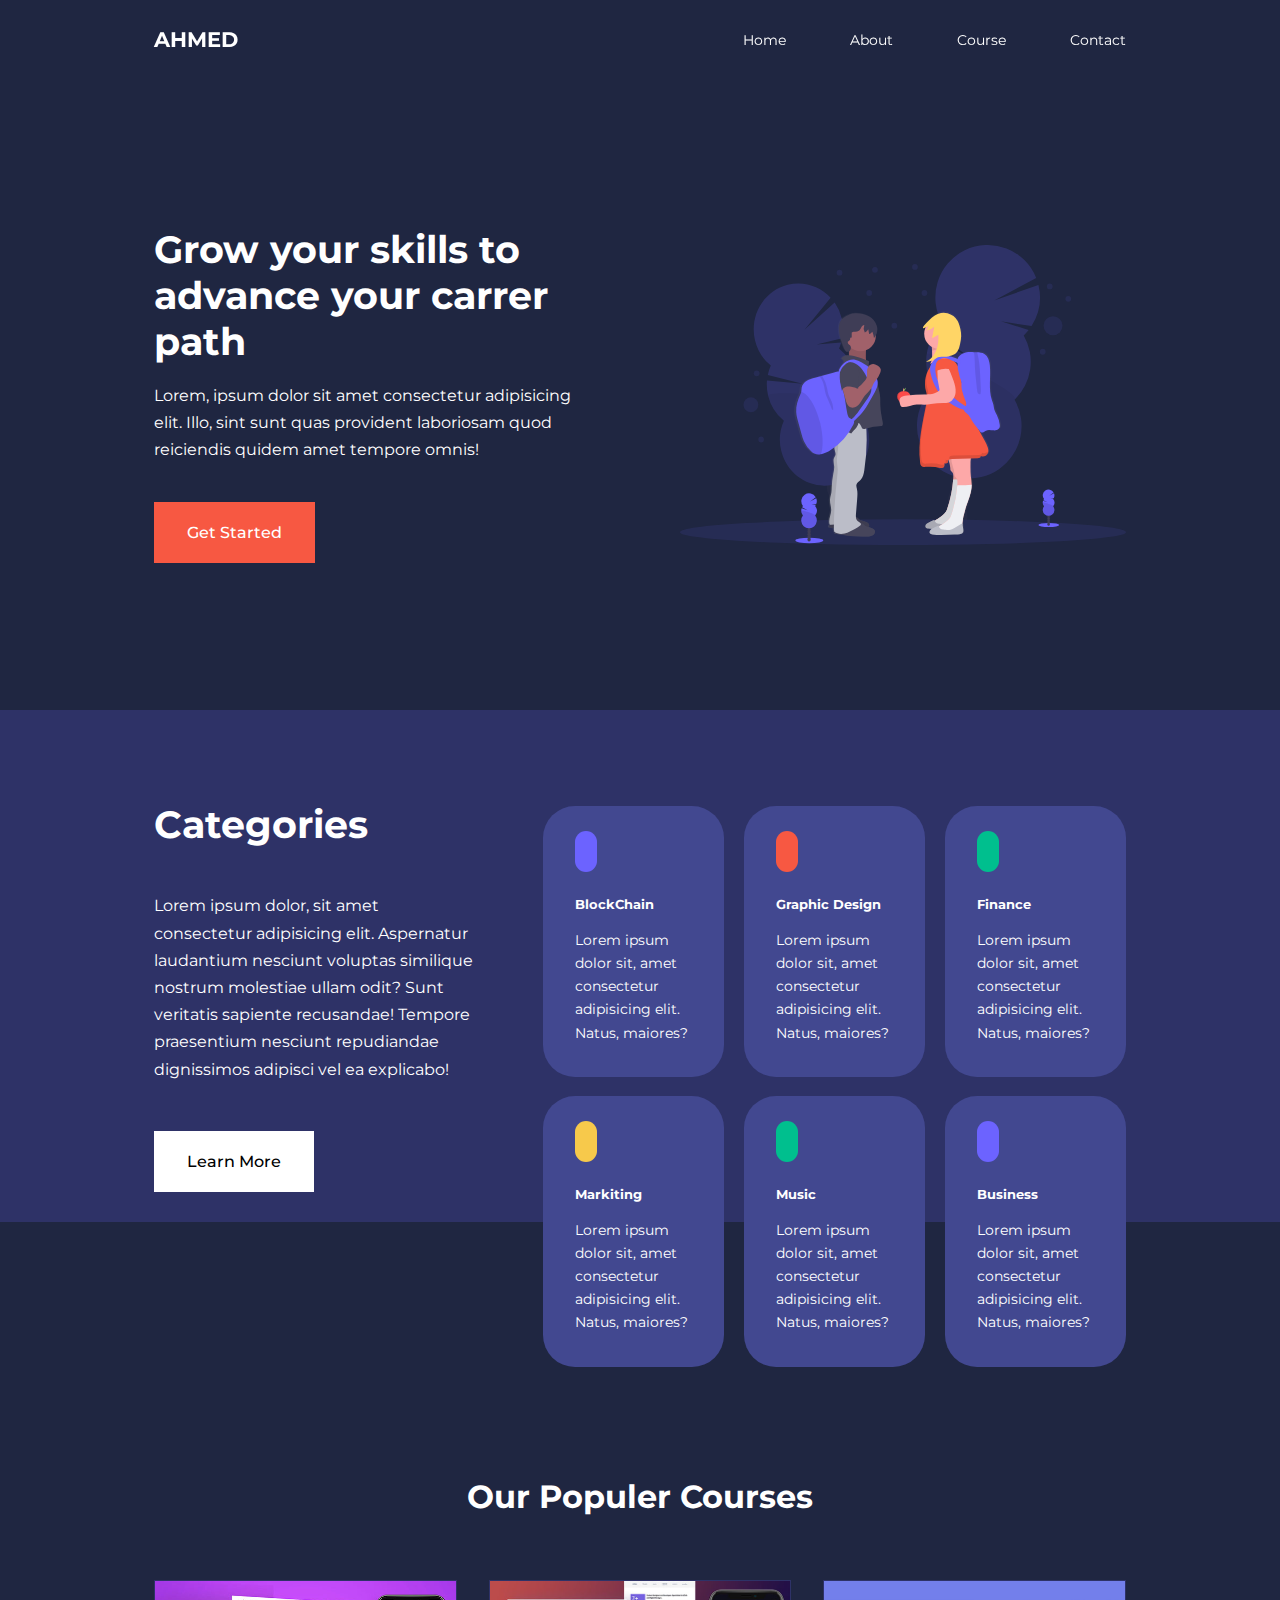
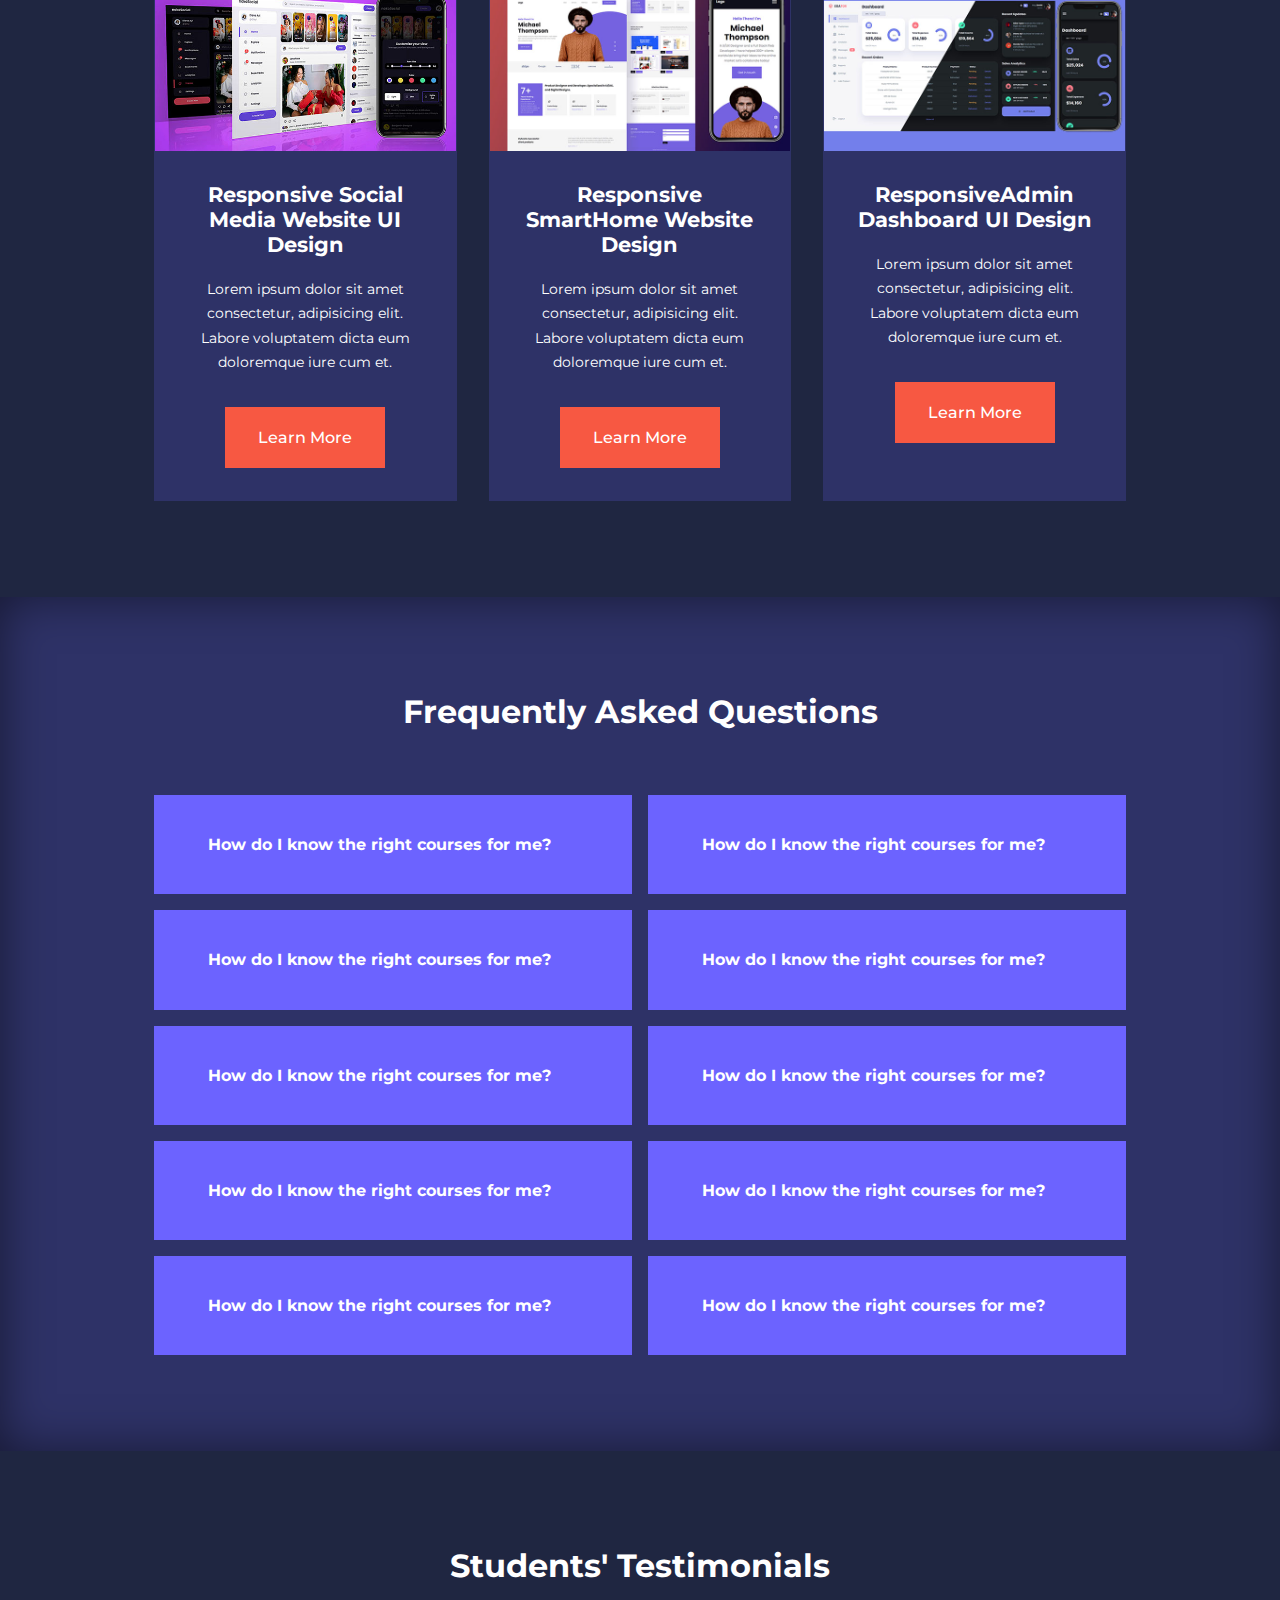
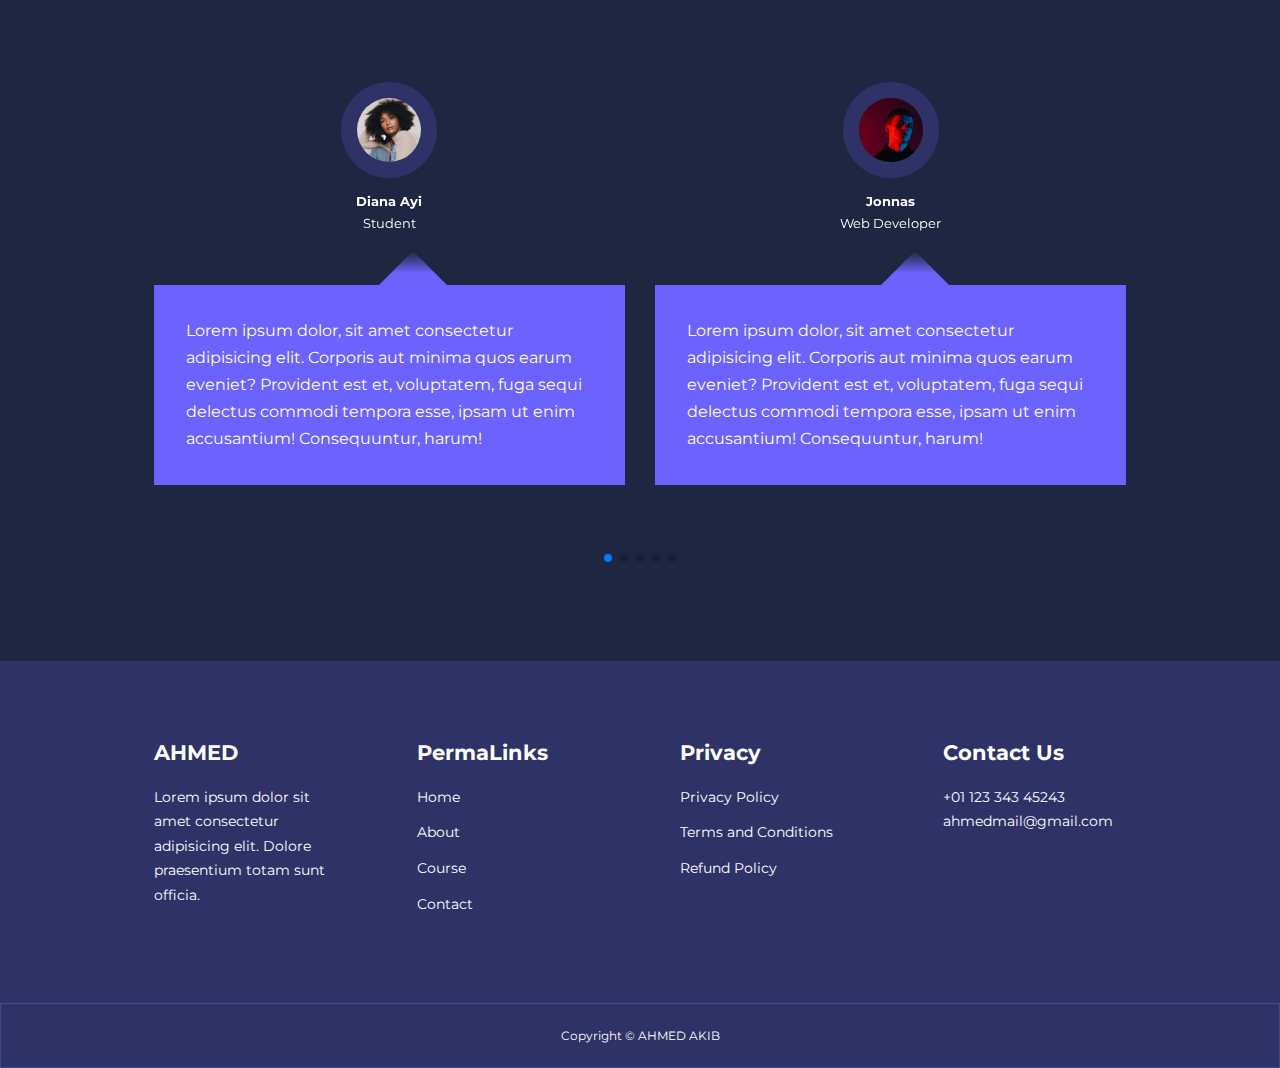
<file: index.html>
<!DOCTYPE html>
<html lang="en">

<head>
    <meta charset="UTF-8">
    <meta http-equiv="X-UA-Compatible" content="IE=edge">
    <meta name="viewport" content="width=device-width, initial-scale=1.0">
    <title>Responsive Multipage Website Using HTML, CSS & JavaScript</title>

    <!-- Iconscout CDN -->
    <link rel="stylesheet" href="https://unicons.iconscout.com/release/v4.0.0/css/line.css">


    <!-- Google Front (MONTSERRAT) -->
    <link rel="preconnect" href="https://fonts.googleapis.com">
    <link rel="preconnect" href="https://fonts.gstatic.com" crossorigin>
    <link href="https://fonts.googleapis.com/css2?family=Montserrat:wght@300;400;500;600;700;800;900&display=swap"
        rel="stylesheet">


    <!-- Swiper JS -->
    <link rel="stylesheet" href="https://cdn.jsdelivr.net/npm/swiper@8/swiper-bundle.min.css" />


    <link rel="stylesheet" href="CSS/style.css">
</head>

<body>
    <nav>
        <div class="container nav_container">
            <a href="index.html">
                <h4>AHMED</h4>
            </a>
            <ul class="nav_menu">
                <li><a href="index.html">Home</a></li>
                <li><a href="about.html">About</a></li>
                <li><a href="courses.html">Course</a></li>
                <li><a href="contact.html">Contact</a></li>
            </ul>
            <button id="open-menu-btn"><i class="uil uil-bars"></i></button>
            <button id="close-menu-btn"><i class="uil uil-multiply"></i></button>
        </div>
    </nav>
    <!-- ============================================================== END OF NAVBAR ============================================ -->





    <header>
        <div class="container header_container">
            <div class="header_left">
                <h1>Grow your skills to advance your carrer path</h1>
                <p>
                    Lorem, ipsum dolor sit amet consectetur adipisicing elit. Illo, sint sunt quas provident laboriosam
                    quod reiciendis quidem amet tempore omnis!
                </p>
                <a href="courses.html" class="btn btn-primary">Get Started</a>
            </div>

            <div class="header_right">
                <div class="header_right-image">
                    <img src="images/header.svg" alt="">
                </div>
            </div>
        </div>
    </header>
    <!-- ============================================================== END OF HEADER ============================================ -->





    <section class="categories">
        <div class="container categories_container">
            <div class="categories_left">
                <h1>Categories</h1>
                <p>
                    Lorem ipsum dolor, sit amet consectetur adipisicing elit. Aspernatur laudantium nesciunt voluptas
                    similique nostrum molestiae ullam odit? Sunt veritatis sapiente recusandae! Tempore praesentium
                    nesciunt repudiandae dignissimos adipisci vel ea explicabo!
                </p>
                <a href="#" class="btn">Learn More</a>
            </div>
            <div class=" categories_right">
                <article class="category">
                    <span class="category_icon"><i class="uil uil-bitcoin-circle"></i></span>
                    <h5>BlockChain</h5>
                    <p>Lorem ipsum dolor sit, amet consectetur adipisicing elit. Natus, maiores?</p>
                </article>

                <article class="category">
                    <span class="category_icon"><i class="uil uil-flip-h-alt"></i></span>
                    <h5>Graphic Design</h5>
                    <p>Lorem ipsum dolor sit, amet consectetur adipisicing elit. Natus, maiores?</p>
                </article>

                <article class="category">
                    <span class="category_icon"><i class="uil uil-dollar-alt"></i></span>
                    <h5>Finance</h5>
                    <p>Lorem ipsum dolor sit, amet consectetur adipisicing elit. Natus, maiores?</p>
                </article>

                <article class="category">
                    <span class="category_icon"><i class="uil uil-megaphone"></i></span>
                    <h5>Markiting</h5>
                    <p>Lorem ipsum dolor sit, amet consectetur adipisicing elit. Natus, maiores?</p>
                </article>

                <article class="category">
                    <span class="category_icon"><i class="uil uil-music"></i></span>
                    <h5>Music</h5>
                    <p>Lorem ipsum dolor sit, amet consectetur adipisicing elit. Natus, maiores?</p>
                </article>

                <article class="category">
                    <span class="category_icon"><i class="uil uil-comparison"></i></span>
                    <h5>Business</h5>
                    <p>Lorem ipsum dolor sit, amet consectetur adipisicing elit. Natus, maiores?</p>
                </article>
            </div>
        </div>

    </section>
    <!-- ============================================================== END OF CATEGORIES ============================================ -->








    <section class="courses">
        <h2>Our Populer Courses</h2>
        <div class="container courses_container">

            <article class="course">
                <div class="course_image">
                    <img src="images/course1.jpg" alt="">
                </div>
                <div class="course_Info">
                    <h4>Responsive Social Media Website UI Design</h4>
                    <p>Lorem ipsum dolor sit amet consectetur, adipisicing elit. Labore voluptatem dicta eum doloremque
                        iure
                        cum et.</p>
                    <a href="courses.html" class="btn btn-primary">Learn More</a>
                </div>
            </article>

            <article class="course">
                <div class="course_image">
                    <img src="images/course2.jpg" alt="">
                </div>
                <div class="course_Info">
                    <h4>Responsive SmartHome Website Design</h4>
                    <p>Lorem ipsum dolor sit amet consectetur, adipisicing elit. Labore voluptatem dicta eum doloremque
                        iure
                        cum et.</p>
                    <a href="courses.html" class="btn btn-primary">Learn More</a>
                </div>
            </article>

            <article class="course">
                <div class="course_image">
                    <img src="images/course3.jpg" alt="">
                </div>
                <div class="course_Info">
                    <h4>ResponsiveAdmin Dashboard UI Design</h4>
                    <p>Lorem ipsum dolor sit amet consectetur, adipisicing elit. Labore voluptatem dicta eum doloremque
                        iure
                        cum et.</p>
                    <a href="courses.html" class="btn btn-primary">Learn More</a>
                </div>
            </article>
        </div>
    </section>
    <!-- ============================================================== END OF  COURSES ============================================ -->







    <section class="faqs">
        <h2>Frequently Asked Questions</h2>
        <div class="container faqs_container">
            <article class="faq">
                <div class="faq_icon"><i class="uil uil-plus"></i></div>
                <div class="question_answer">
                    <h4>How do I know the right courses for me?</h4>
                    <p>Lorem ipsum dolor sit amet consectetur adipisicing elit. Accusantium debitis quia odit nam vero
                        natus ullam, hic aut voluptatem illo eum consequatur ex soluta eius neque recusandae! Est,
                        sapiente repellat?</p>
                </div>
            </article>

            <article class="faq">
                <div class="faq_icon"><i class="uil uil-plus"></i></div>
                <div class="question_answer">
                    <h4>How do I know the right courses for me?</h4>
                    <p>Lorem ipsum dolor sit amet consectetur adipisicing elit. Accusantium debitis quia odit nam vero
                        natus ullam, hic aut voluptatem illo eum consequatur ex soluta eius neque recusandae! Est,
                        sapiente repellat?</p>
                </div>
            </article>

            <article class="faq">
                <div class="faq_icon"><i class="uil uil-plus"></i></div>
                <div class="question_answer">
                    <h4>How do I know the right courses for me?</h4>
                    <p>Lorem ipsum dolor sit amet consectetur adipisicing elit. Accusantium debitis quia odit nam vero
                        natus ullam, hic aut voluptatem illo eum consequatur ex soluta eius neque recusandae! Est,
                        sapiente repellat?</p>
                </div>
            </article>

            <article class="faq">
                <div class="faq_icon"><i class="uil uil-plus"></i></div>
                <div class="question_answer">
                    <h4>How do I know the right courses for me?</h4>
                    <p>Lorem ipsum dolor sit amet consectetur adipisicing elit. Accusantium debitis quia odit nam vero
                        natus ullam, hic aut voluptatem illo eum consequatur ex soluta eius neque recusandae! Est,
                        sapiente repellat?</p>
                </div>
            </article>

            <article class="faq">
                <div class="faq_icon"><i class="uil uil-plus"></i></div>
                <div class="question_answer">
                    <h4>How do I know the right courses for me?</h4>
                    <p>Lorem ipsum dolor sit amet consectetur adipisicing elit. Accusantium debitis quia odit nam vero
                        natus ullam, hic aut voluptatem illo eum consequatur ex soluta eius neque recusandae! Est,
                        sapiente repellat?</p>
                </div>
            </article>

            <article class="faq">
                <div class="faq_icon"><i class="uil uil-plus"></i></div>
                <div class="question_answer">
                    <h4>How do I know the right courses for me?</h4>
                    <p>Lorem ipsum dolor sit amet consectetur adipisicing elit. Accusantium debitis quia odit nam vero
                        natus ullam, hic aut voluptatem illo eum consequatur ex soluta eius neque recusandae! Est,
                        sapiente repellat?</p>
                </div>
            </article>

            <article class="faq">
                <div class="faq_icon"><i class="uil uil-plus"></i></div>
                <div class="question_answer">
                    <h4>How do I know the right courses for me?</h4>
                    <p>Lorem ipsum dolor sit amet consectetur adipisicing elit. Accusantium debitis quia odit nam vero
                        natus ullam, hic aut voluptatem illo eum consequatur ex soluta eius neque recusandae! Est,
                        sapiente repellat?</p>
                </div>
            </article>


            <article class="faq">
                <div class="faq_icon"><i class="uil uil-plus"></i></div>
                <div class="question_answer">
                    <h4>How do I know the right courses for me?</h4>
                    <p>Lorem ipsum dolor sit amet consectetur adipisicing elit. Accusantium debitis quia odit nam vero
                        natus ullam, hic aut voluptatem illo eum consequatur ex soluta eius neque recusandae! Est,
                        sapiente repellat?</p>
                </div>
            </article>

            <article class="faq">
                <div class="faq_icon"><i class="uil uil-plus"></i></div>
                <div class="question_answer">
                    <h4>How do I know the right courses for me?</h4>
                    <p>Lorem ipsum dolor sit amet consectetur adipisicing elit. Accusantium debitis quia odit nam vero
                        natus ullam, hic aut voluptatem illo eum consequatur ex soluta eius neque recusandae! Est,
                        sapiente repellat?</p>
                </div>
            </article>

            <article class="faq">
                <div class="faq_icon"><i class="uil uil-plus"></i></div>
                <div class="question_answer">
                    <h4>How do I know the right courses for me?</h4>
                    <p>Lorem ipsum dolor sit amet consectetur adipisicing elit. Accusantium debitis quia odit nam vero
                        natus ullam, hic aut voluptatem illo eum consequatur ex soluta eius neque recusandae! Est,
                        sapiente repellat?</p>
                </div>
            </article>
        </div>
    </section>
    <!-- ============================================================== END OF  FAQs ============================================ -->







    <section class="container testimonials_Container mySwiper">
        <h2>Students' Testimonials</h2>
        <div class="swiper-wrapper">
            <article class="testimonial swiper-slide">
                <div class="avater">
                    <img src="images/avatar1.jpg" alt="">
                </div>
                <div class="testimonial_info">
                    <h5>Diana Ayi</h5>
                    <small>Student</small>
                </div>
                <div class="testimonial_body">
                    <p>Lorem ipsum dolor, sit amet consectetur adipisicing elit. Corporis aut minima quos earum eveniet?
                        Provident est et, voluptatem, fuga sequi delectus commodi tempora esse, ipsam ut enim
                        accusantium! Consequuntur, harum!</p>
                </div>
            </article>

            <article class="testimonial swiper-slide">
                <div class="avater">
                    <img src="images/avatar2.jpg" alt="">
                </div>
                <div class="testimonial_info">
                    <h5>Jonnas</h5>
                    <small>Web Developer</small>
                </div>
                <div class="testimonial_body">
                    <p>Lorem ipsum dolor, sit amet consectetur adipisicing elit. Corporis aut minima quos earum eveniet?
                        Provident est et, voluptatem, fuga sequi delectus commodi tempora esse, ipsam ut enim
                        accusantium! Consequuntur, harum!</p>
                </div>
            </article>

            <article class="testimonial swiper-slide">
                <div class="avater">
                    <img src="images/avatar3.jpg" alt="">
                </div>
                <div class="testimonial_info">
                    <h5>Hanna Baker</h5>
                    <small>App Developer</small>
                </div>
                <div class="testimonial_body">
                    <p>Lorem ipsum dolor, sit amet consectetur adipisicing elit. Corporis aut minima quos earum eveniet?
                        Provident est et, voluptatem, fuga sequi delectus commodi tempora esse, ipsam ut enim
                        accusantium! Consequuntur, harum!</p>
                </div>
            </article>

            <article class="testimonial swiper-slide">
                <div class="avater">
                    <img src="images/avatar4.jpg" alt="">
                </div>
                <div class="testimonial_info">
                    <h5>Joe Barder</h5>
                    <small>Serial Killer</small>
                </div>
                <div class="testimonial_body">
                    <p>Lorem ipsum dolor, sit amet consectetur adipisicing elit. Corporis aut minima quos earum eveniet?
                        Provident est et, voluptatem, fuga sequi delectus commodi tempora esse, ipsam ut enim
                        accusantium! Consequuntur, harum!</p>
                </div>
            </article>

            <article class="testimonial swiper-slide">
                <div class="avater">
                    <img src="images/avatar5.jpg" alt="">
                </div>
                <div class="testimonial_info">
                    <h5>Walter White</h5>
                    <small>Chemist</small>
                </div>
                <div class="testimonial_body">
                    <p>Lorem ipsum dolor, sit amet consectetur adipisicing elit. Corporis aut minima quos earum eveniet?
                        Provident est et, voluptatem, fuga sequi delectus commodi tempora esse, ipsam ut enim
                        accusantium! Consequuntur, harum!</p>
                </div>
            </article>

            <article class="testimonial swiper-slide">
                <div class="avater">
                    <img src="images/avatar6.jpg" alt="">
                </div>
                <div class="testimonial_info">
                    <h5>Jonas</h5>
                    <small>Student</small>
                </div>
                <div class="testimonial_body">
                    <p>Lorem ipsum dolor, sit amet consectetur adipisicing elit. Corporis aut minima quos earum eveniet?
                        Provident est et, voluptatem, fuga sequi delectus commodi tempora esse, ipsam ut enim
                        accusantium! Consequuntur, harum!</p>
                </div>
            </article>
        </div>
        <div class="swiper-pagination"></div>
    </section>
    <!-- ============================================================== END OF  Testimonials ============================================ -->



    <footer>
        <div class="container footer_container">
            <div class="footer_1">
                <a href="index.html" class=" footer_logo">
                    <h4>AHMED</h4>
                </a>
                <p>
                    Lorem ipsum dolor sit amet consectetur adipisicing elit. Dolore praesentium totam sunt officia.
                </p>
            </div>

            <div class="footer_2">
                <h4>PermaLinks</h4>

                <ul class="permalinks">
                    <li><a href="index.html">Home</a></li>
                    <li><a href="about.html">About</a></li>
                    <li><a href="courses.html">Course</a></li>
                    <li><a href="contact.html">Contact</a></li>
                </ul>
            </div>

            <div class="footer_3">
                <h4>Privacy</h4>
                <ul class="privacy">
                    <li><a href="#">Privacy Policy</a></li>
                    <li><a href="#">Terms and Conditions</a></li>
                    <li><a href="#">Refund Policy</a></li>
                </ul>
            </div>

            <div class="footer_4">
                <h4>Contact Us</h4>
                <div>
                    <p>+01 123 343 45243</p>
                    <p>ahmedmail@gmail.com</p>
                </div>

                <ul class="footer_socials">
                    <li><a href="#"><i class="uil uil-facebook"></i></a></li>
                    <li><a href="#"><i class="uil uil-instagram-alt"></i></a></li>
                    <li><a href="#"><i class="uil uil-twitter"></i></a></li>
                    <li><a href="#"><i class="uil uil-linkedin-alt"></i></a></li>
                </ul>
            </div>
        </div>

        <div class="footer_copyright">
            <small>Copyright &copy; AHMED AKIB</small>
        </div>
    </footer>
    <!-- ============================================================== END OF  FOOTER ============================================ -->



    <script src="https://cdn.jsdelivr.net/npm/swiper@8/swiper-bundle.min.js"></script>
    <script src="main.js"></script>

</body>

</html>
</file>
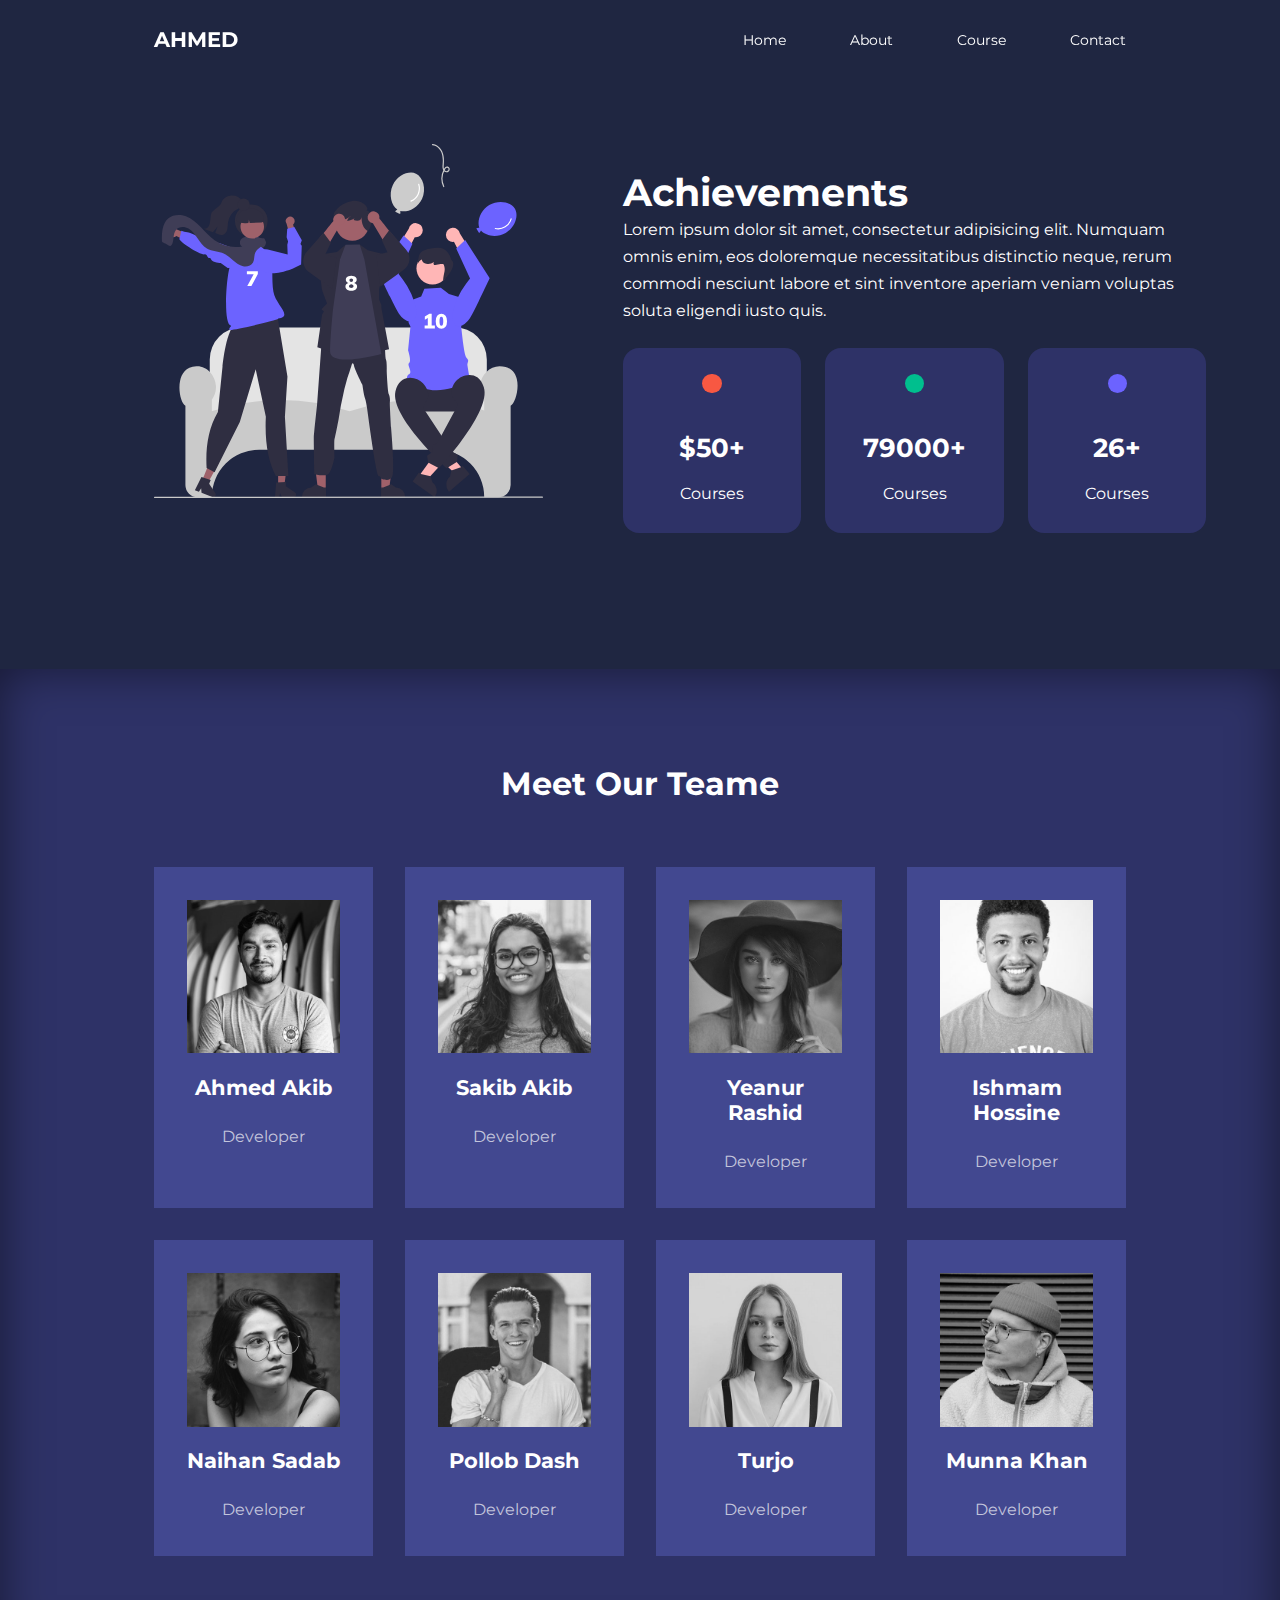
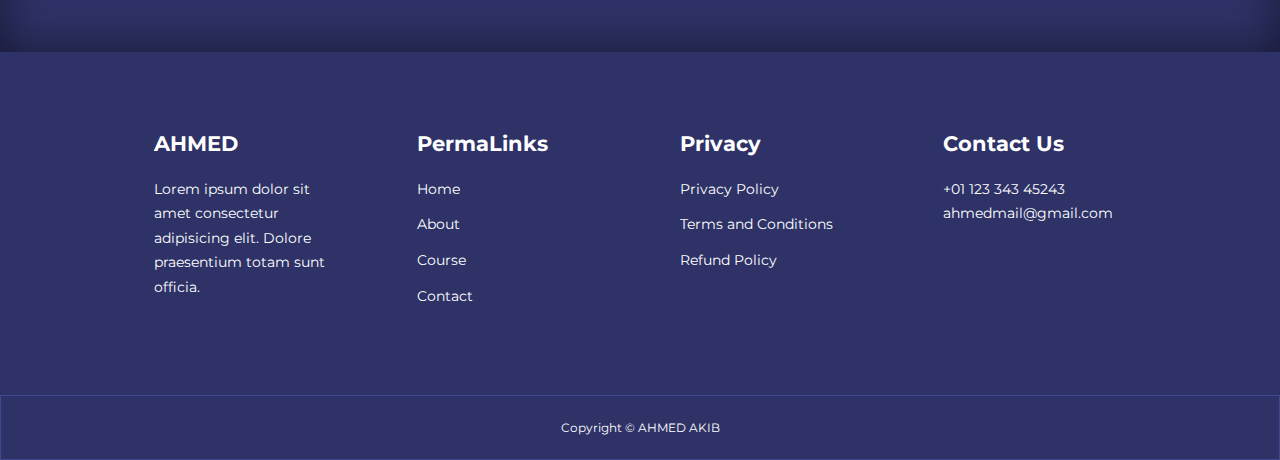
<file: about.html>
<!DOCTYPE html>
<html lang="en">

<head>
    <meta charset="UTF-8">
    <meta http-equiv="X-UA-Compatible" content="IE=edge">
    <meta name="viewport" content="width=device-width, initial-scale=1.0">
    <title>Responsive Multipage Website Using HTML, CSS & JavaScript</title>

    <!-- Iconscout CDN -->
    <link rel="stylesheet" href="https://unicons.iconscout.com/release/v4.0.0/css/line.css">


    <!-- Google Front (MONTSERRAT) -->
    <link rel="preconnect" href="https://fonts.googleapis.com">
    <link rel="preconnect" href="https://fonts.gstatic.com" crossorigin>
    <link href="https://fonts.googleapis.com/css2?family=Montserrat:wght@300;400;500;600;700;800;900&display=swap"
        rel="stylesheet">


    <link rel="stylesheet" href="CSS/style.css">
    <link rel="stylesheet" href="CSS/about.css">
</head>

<body>
    <nav>
        <div class="container nav_container">
            <a href="index.html">
                <h4>AHMED</h4>
            </a>
            <ul class="nav_menu">
                <li><a href="index.html">Home</a></li>
                <li><a href="about.html">About</a></li>
                <li><a href="courses.html">Course</a></li>
                <li><a href="contact.html">Contact</a></li>
            </ul>
            <button id="open-menu-btn"><i class="uil uil-bars"></i></button>
            <button id="close-menu-btn"><i class="uil uil-multiply"></i></button>
        </div>
    </nav>
    <!-- ============================================================== END OF NAVBAR ============================================ -->




    <section class="about_achievements">
        <div class="container about_achievements-container">
            <div class="about_achievements-left">
                <img src="images/about achievements.svg" alt="">
            </div>

            <div class="about_achievements-right">
                <h1>Achievements</h1>
                <p>Lorem ipsum dolor sit amet, consectetur adipisicing elit. Numquam omnis enim, eos doloremque
                    necessitatibus distinctio neque, rerum commodi nesciunt labore et sint inventore aperiam veniam
                    voluptas soluta eligendi iusto quis.</p>
                <div class="achievements_cards">
                    <article class="achievement_card">
                        <span class="achievement_icon">
                            <i class="uil uil-video"></i>
                        </span>
                        <h3>$50+</h3>
                        <p>Courses</p>
                    </article>


                    <article class="achievement_card">
                        <span class="achievement_icon">
                            <i class="uil uil-users-alt"></i>
                        </span>
                        <h3>79000+</h3>
                        <p>Courses</p>
                    </article>

                    <article class="achievement_card">
                        <span class="achievement_icon">
                            <i class="uil uil-trophy"></i>
                        </span>
                        <h3>26+</h3>
                        <p>Courses</p>
                    </article>
                </div>
            </div>
        </div>
    </section>
    <!-- ============================================================== END OF ACHIVEMENTS ============================================ -->



    <section class="team">
        <h2>Meet Our Teame</h2>
        <div class="container team_container">
            <article class="team_member">
                <div class="team_member-image">
                    <img src="images/tm1.jpg" alt="">
                </div>
                <div class="team_member-info">
                    <h4>Ahmed Akib</h4>
                    <p>Developer</p>
                </div>
                <div class="team_member-socials">
                    <a href="https://instagram.com" target="_"><i class=" uil uil-instagram"></i></a>
                    <a href="https://twitter.com" target="_"><i class=" uil uil-twitter"></i></a>
                    <a href="https://linkedin.com" target="_"><i class=" uil uil-linkedin"></i></a>
                </div>
            </article>

            <article class="team_member">
                <div class="team_member-image">
                    <img src="images/tm2.jpg" alt="">
                </div>
                <div class="team_member-info">
                    <h4>Sakib Akib</h4>
                    <p>Developer</p>
                </div>
                <div class="team_member-socials">
                    <a href="https://instagram.com" target="_"><i class=" uil uil-instagram"></i></a>
                    <a href="https://twitter.com" target="_"><i class=" uil uil-twitter"></i></a>
                    <a href="https://linkedin.com" target="_"><i class=" uil uil-linkedin"></i></a>
                </div>
            </article>

            <article class="team_member">
                <div class="team_member-image">
                    <img src="images/tm3.jpg" alt="">
                </div>
                <div class="team_member-info">
                    <h4>Yeanur Rashid</h4>
                    <p>Developer</p>
                </div>
                <div class="team_member-socials">
                    <a href="https://instagram.com" target="_"><i class=" uil uil-instagram"></i></a>
                    <a href="https://twitter.com" target="_"><i class=" uil uil-twitter"></i></a>
                    <a href="https://linkedin.com" target="_"><i class=" uil uil-linkedin"></i></a>
                </div>
            </article>

            <article class="team_member">
                <div class="team_member-image">
                    <img src="images/tm4.jpg" alt="">
                </div>
                <div class="team_member-info">
                    <h4>Ishmam Hossine</h4>
                    <p>Developer</p>
                </div>
                <div class="team_member-socials">
                    <a href="https://instagram.com" target="_"><i class=" uil uil-instagram"></i></a>
                    <a href="https://twitter.com" target="_"><i class=" uil uil-twitter"></i></a>
                    <a href="https://linkedin.com" target="_"><i class=" uil uil-linkedin"></i></a>
                </div>
            </article>

            <article class="team_member">
                <div class="team_member-image">
                    <img src="images/tm5.jpg" alt="">
                </div>
                <div class="team_member-info">
                    <h4>Naihan Sadab</h4>
                    <p>Developer</p>
                </div>
                <div class="team_member-socials">
                    <a href="https://instagram.com" target="_"><i class=" uil uil-instagram"></i></a>
                    <a href="https://twitter.com" target="_"><i class=" uil uil-twitter"></i></a>
                    <a href="https://linkedin.com" target="_"><i class=" uil uil-linkedin"></i></a>
                </div>
            </article>

            <article class="team_member">
                <div class="team_member-image">
                    <img src="images/tm6.jpg" alt="">
                </div>
                <div class="team_member-info">
                    <h4>Pollob Dash</h4>
                    <p>Developer</p>
                </div>
                <div class="team_member-socials">
                    <a href="https://instagram.com" target="_"><i class=" uil uil-instagram"></i></a>
                    <a href="https://twitter.com" target="_"><i class=" uil uil-twitter"></i></a>
                    <a href="https://linkedin.com" target="_"><i class=" uil uil-linkedin"></i></a>
                </div>
            </article>

            <article class="team_member">
                <div class="team_member-image">
                    <img src="images/tm7.jpg" alt="">
                </div>
                <div class="team_member-info">
                    <h4>Turjo</h4>
                    <p>Developer</p>
                </div>
                <div class="team_member-socials">
                    <a href="https://instagram.com" target="_"><i class=" uil uil-instagram"></i></a>
                    <a href="https://twitter.com" target="_"><i class=" uil uil-twitter"></i></a>
                    <a href="https://linkedin.com" target="_"><i class=" uil uil-linkedin"></i></a>
                </div>
            </article>

            <article class="team_member">
                <div class="team_member-image">
                    <img src="images/tm8.jpg" alt="">
                </div>
                <div class="team_member-info">
                    <h4>Munna Khan</h4>
                    <p>Developer</p>
                </div>
                <div class="team_member-socials">
                    <a href="https://instagram.com" target="_"><i class=" uil uil-instagram"></i></a>
                    <a href="https://twitter.com" target="_"><i class=" uil uil-twitter"></i></a>
                    <a href="https://linkedin.com" target="_"><i class=" uil uil-linkedin"></i></a>
                </div>
            </article>
        </div>
    </section>
    <!-- ============================================================== END OF  TEAM ============================================ -->
















    <footer>
        <div class="container footer_container">
            <div class="footer_1">
                <a href="index.html" class=" footer_logo">
                    <h4>AHMED</h4>
                </a>
                <p>
                    Lorem ipsum dolor sit amet consectetur adipisicing elit. Dolore praesentium totam sunt officia.
                </p>
            </div>

            <div class="footer_2">
                <h4>PermaLinks</h4>

                <ul class="permalinks">
                    <li><a href="index.html">Home</a></li>
                    <li><a href="about.html">About</a></li>
                    <li><a href="courses.html">Course</a></li>
                    <li><a href="contact.html">Contact</a></li>
                </ul>
            </div>

            <div class="footer_3">
                <h4>Privacy</h4>
                <ul class="privacy">
                    <li><a href="#">Privacy Policy</a></li>
                    <li><a href="#">Terms and Conditions</a></li>
                    <li><a href="#">Refund Policy</a></li>
                </ul>
            </div>

            <div class="footer_4">
                <h4>Contact Us</h4>
                <div>
                    <p>+01 123 343 45243</p>
                    <p>ahmedmail@gmail.com</p>
                </div>

                <ul class="footer_socials">
                    <li><a href="#"><i class="uil uil-facebook"></i></a></li>
                    <li><a href="#"><i class="uil uil-instagram-alt"></i></a></li>
                    <li><a href="#"><i class="uil uil-twitter"></i></a></li>
                    <li><a href="#"><i class="uil uil-linkedin-alt"></i></a></li>
                </ul>
            </div>
        </div>

        <div class="footer_copyright">
            <small>Copyright &copy; AHMED AKIB</small>
        </div>
    </footer>
    <!-- ============================================================== END OF  FOOTER ============================================ -->


    <script src="main.js"></script>

</body>

</html>
</file>
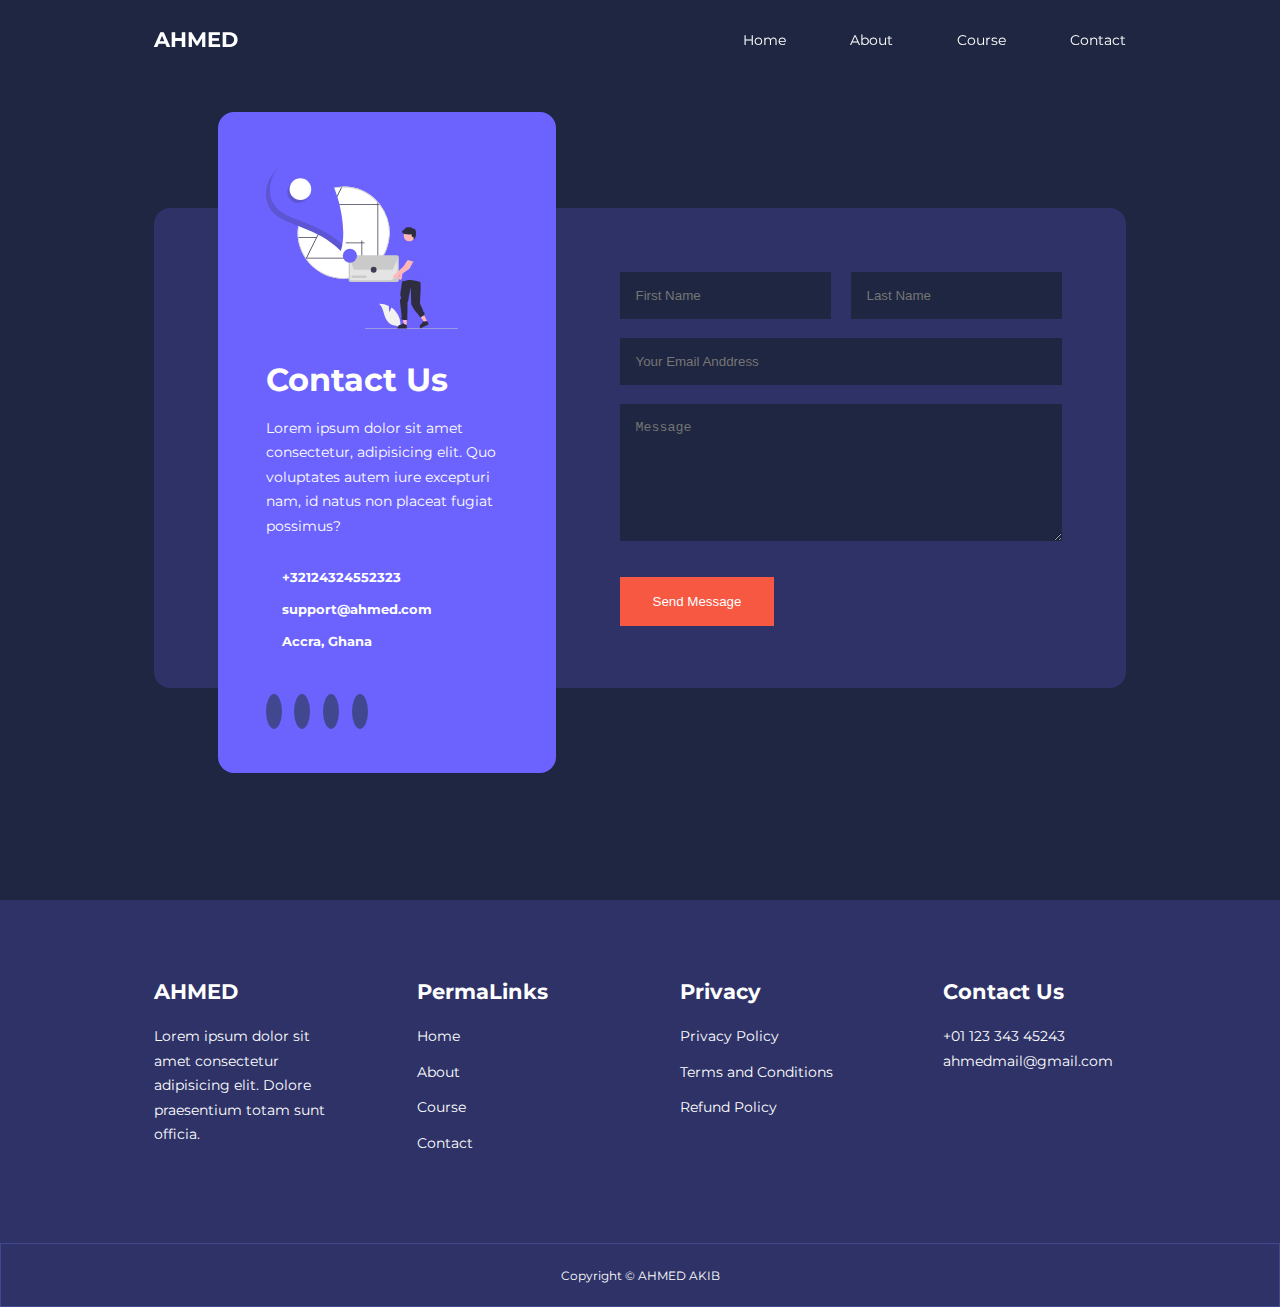
<file: contact.html>
<!DOCTYPE html>
<html lang="en">

<head>
    <meta charset="UTF-8">
    <meta http-equiv="X-UA-Compatible" content="IE=edge">
    <meta name="viewport" content="width=device-width, initial-scale=1.0">
    <title>Responsive Multipage Website Using HTML, CSS & JavaScript</title>

    <!-- Iconscout CDN -->
    <link rel="stylesheet" href="https://unicons.iconscout.com/release/v4.0.0/css/line.css">


    <!-- Google Front (MONTSERRAT) -->
    <link rel="preconnect" href="https://fonts.googleapis.com">
    <link rel="preconnect" href="https://fonts.gstatic.com" crossorigin>
    <link href="https://fonts.googleapis.com/css2?family=Montserrat:wght@300;400;500;600;700;800;900&display=swap"
        rel="stylesheet">


    <link rel="stylesheet" href="CSS/style.css">
    <link rel="stylesheet" href="CSS/contact.css">
</head>

<body>
    <nav>
        <div class="container nav_container">
            <a href="index.html">
                <h4>AHMED</h4>
            </a>
            <ul class="nav_menu">
                <li><a href="index.html">Home</a></li>
                <li><a href="about.html">About</a></li>
                <li><a href="courses.html">Course</a></li>
                <li><a href="contact.html">Contact</a></li>
            </ul>
            <button id="open-menu-btn"><i class="uil uil-bars"></i></button>
            <button id="close-menu-btn"><i class="uil uil-multiply"></i></button>
        </div>
    </nav>
    <!-- ============================================================== END OF NAVBAR ============================================ -->





    <section class="contact_main">
        <div class="container contact_container">
            <aside class="contact_aside">
                <div class="aside_image">
                    <img src="images/contact.svg" alt="">
                </div>
                <h2>Contact Us</h2>
                <p>Lorem ipsum dolor sit amet consectetur, adipisicing elit. Quo voluptates autem iure excepturi nam, id
                    natus non placeat fugiat possimus?</p>
                <ul class="contact_details">
                    <li><i class="uil uil-phone-times"></i>
                        <h5>+32124324552323</h5>
                    </li>
                    <li><i class="uil uil-envelope"></i>
                        <h5>support@ahmed.com</h5>
                    </li>
                    <li><i class="uil uil-location-point"></i>
                        <h5>Accra, Ghana</h5>
                    </li>
                </ul>

                <ul class="contact_socials">
                    <li><a href="https://facebook.com"><i class="uil uil-facebook-f"></i></a></li>
                    <li><a href="https://instagram.com"><i class="uil uil-instagram"></i></a></li>
                    <li><a href="https://twitter.com"><i class="uil uil-twitter"></i></a></li>
                    <li><a href="https://linkedin.com"><i class="uil uil-linkedin"></i></a></li>
                </ul>
            </aside>

            <form action="https://formspree.io/f/xjvdgdbg" method="POST" class="contact_form">
                <div class="form_name">
                    <input type="text" name="First Name" placeholder="First Name" required>
                    <input type="text" name="Last Name" placeholder="Last Name" required>
                </div>
                <input type="email" name="Email Address" placeholder="Your Email Anddress" required>
                <textarea name="Message" rows="7" placeholder="Message" required></textarea>
                <button type="submit" class="btn btn-primary">Send Message</button>
            </form>

        </div>
    </section>
    <!-- ============================================================== END OF CONTACT ============================================ -->




    <footer>
        <div class="container footer_container">
            <div class="footer_1">
                <a href="index.html" class=" footer_logo">
                    <h4>AHMED</h4>
                </a>
                <p>
                    Lorem ipsum dolor sit amet consectetur adipisicing elit. Dolore praesentium totam sunt officia.
                </p>
            </div>

            <div class="footer_2">
                <h4>PermaLinks</h4>

                <ul class="permalinks">
                    <li><a href="index.html">Home</a></li>
                    <li><a href="about.html">About</a></li>
                    <li><a href="courses.html">Course</a></li>
                    <li><a href="contact.html">Contact</a></li>
                </ul>
            </div>

            <div class="footer_3">
                <h4>Privacy</h4>
                <ul class="privacy">
                    <li><a href="#">Privacy Policy</a></li>
                    <li><a href="#">Terms and Conditions</a></li>
                    <li><a href="#">Refund Policy</a></li>
                </ul>
            </div>

            <div class="footer_4">
                <h4>Contact Us</h4>
                <div>
                    <p>+01 123 343 45243</p>
                    <p>ahmedmail@gmail.com</p>
                </div>

                <ul class="footer_socials">
                    <li><a href="#"><i class="uil uil-facebook"></i></a></li>
                    <li><a href="#"><i class="uil uil-instagram-alt"></i></a></li>
                    <li><a href="#"><i class="uil uil-twitter"></i></a></li>
                    <li><a href="#"><i class="uil uil-linkedin-alt"></i></a></li>
                </ul>
            </div>
        </div>

        <div class="footer_copyright">
            <small>Copyright &copy; AHMED AKIB</small>
        </div>
    </footer>
    <!-- ============================================================== END OF  FOOTER ============================================ -->


    <script src="main.js"></script>

</body>

</html>
</file>
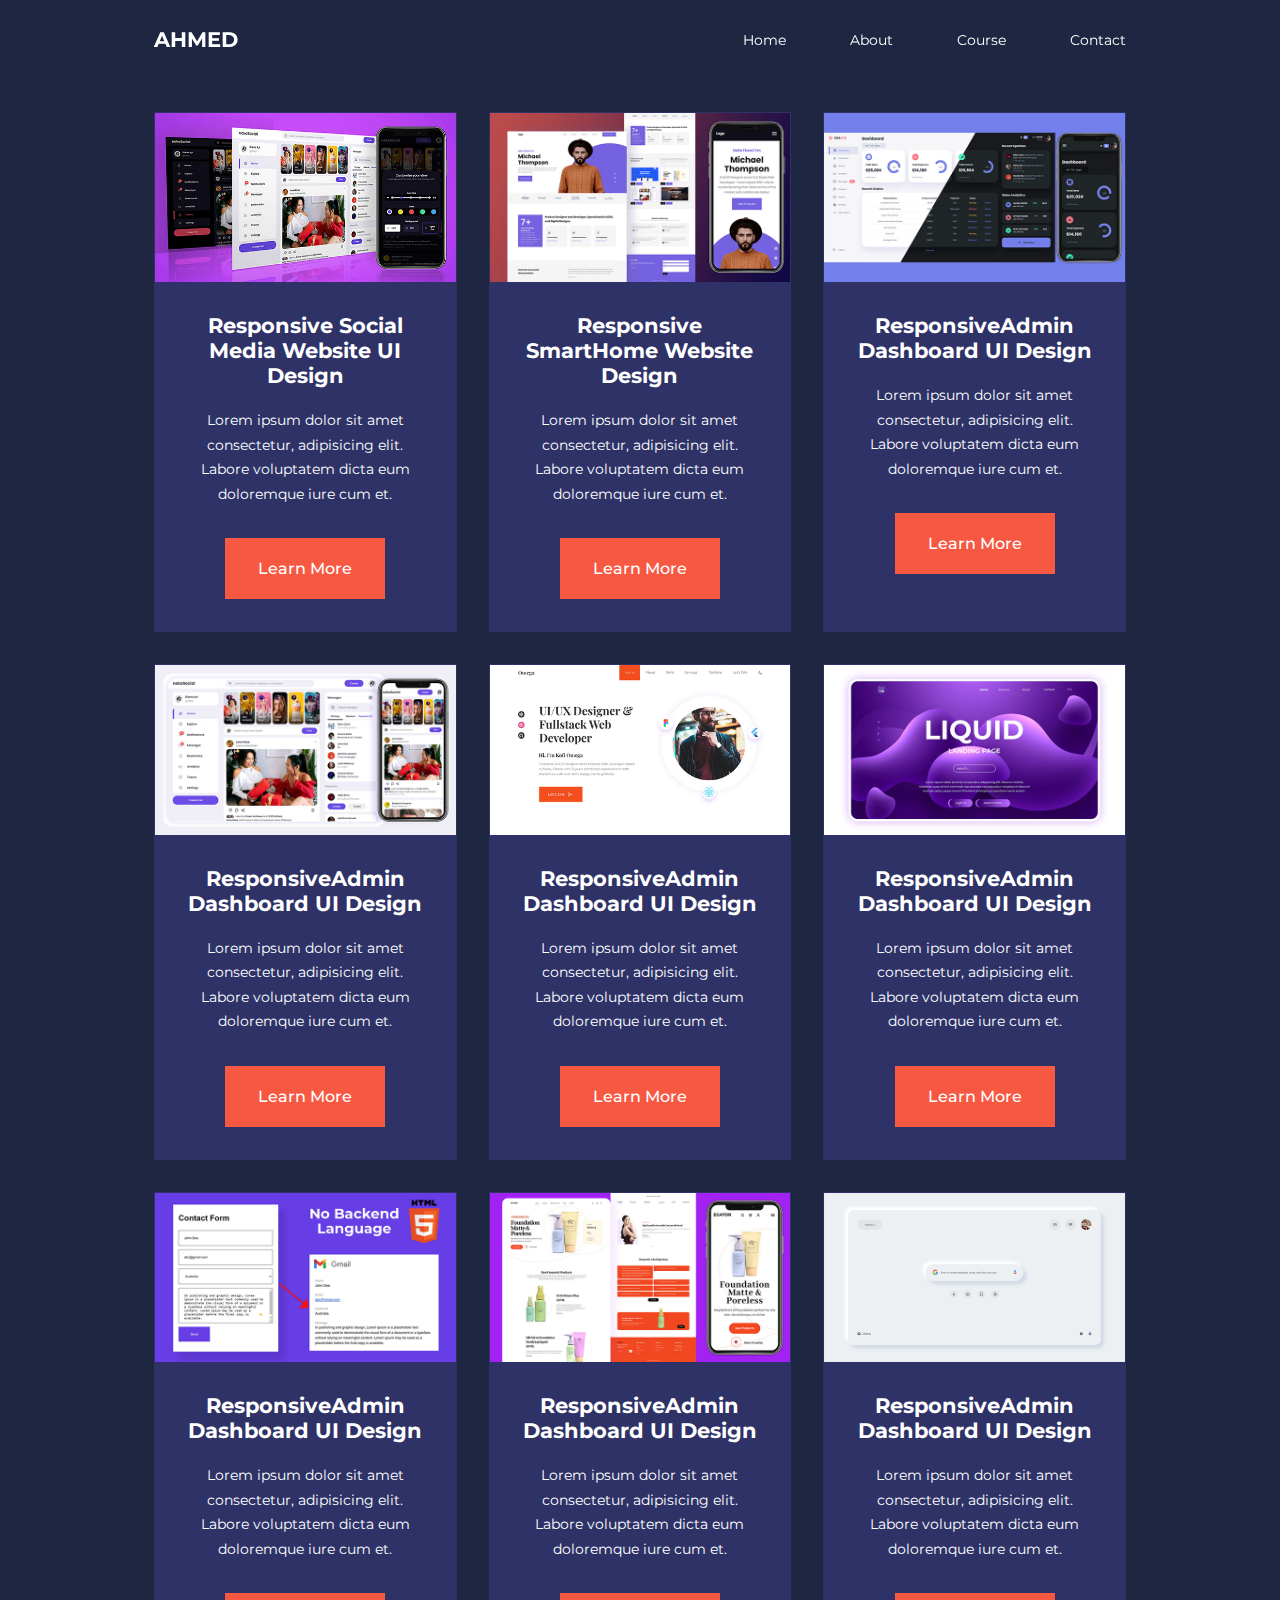
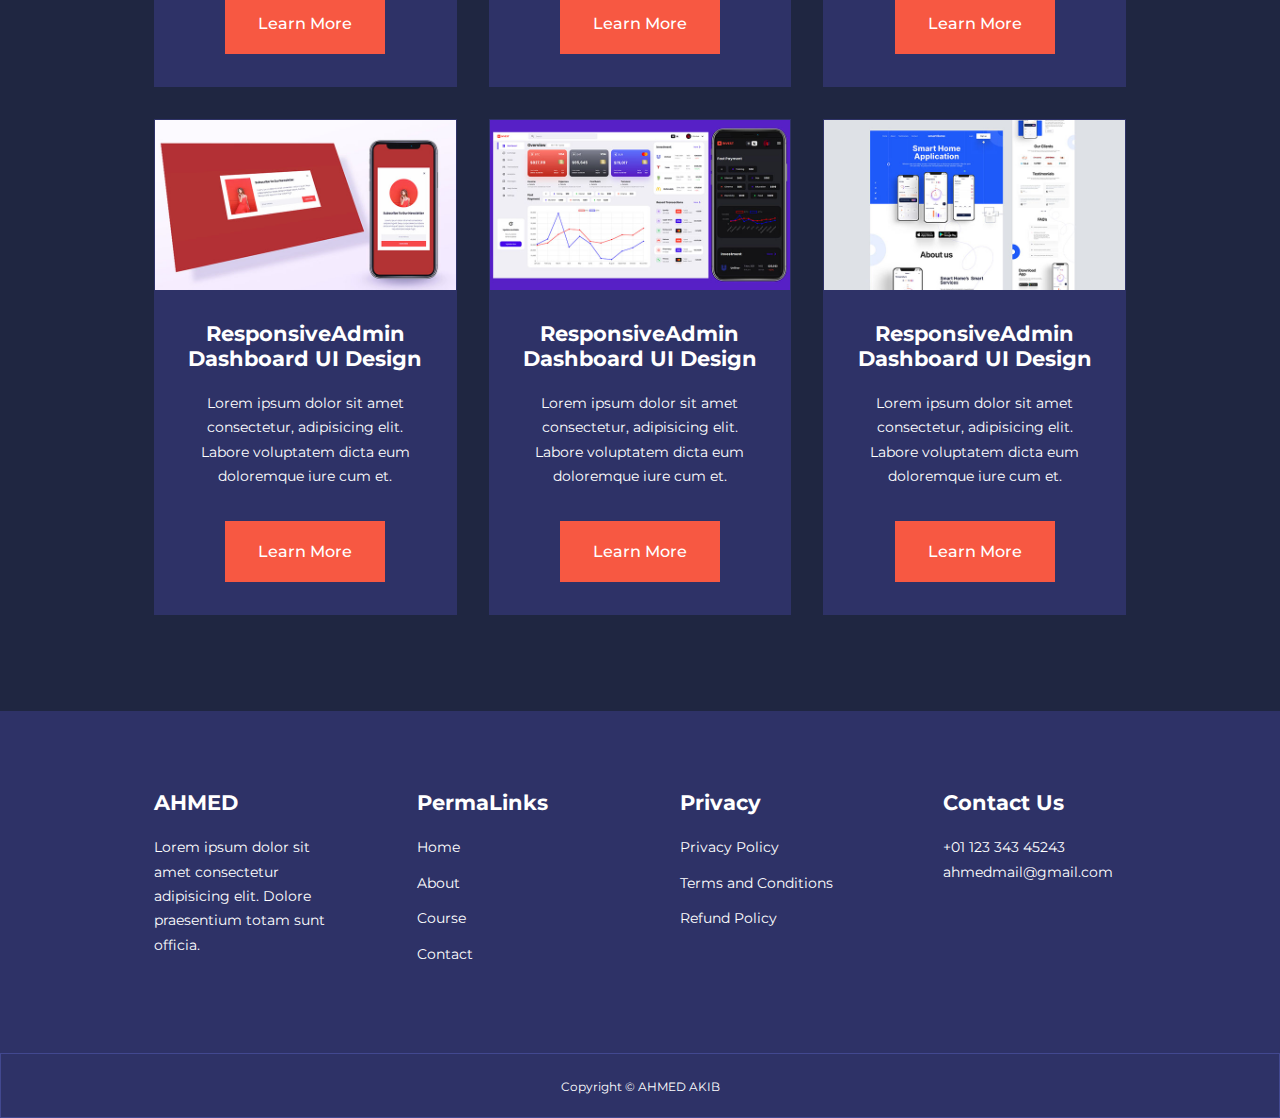
<file: courses.html>
<!DOCTYPE html>
<html lang="en">

<head>
    <meta charset="UTF-8">
    <meta http-equiv="X-UA-Compatible" content="IE=edge">
    <meta name="viewport" content="width=device-width, initial-scale=1.0">
    <title>Responsive Multipage Website Using HTML, CSS & JavaScript</title>

    <!-- Iconscout CDN -->
    <link rel="stylesheet" href="https://unicons.iconscout.com/release/v4.0.0/css/line.css">


    <!-- Google Front (MONTSERRAT) -->
    <link rel="preconnect" href="https://fonts.googleapis.com">
    <link rel="preconnect" href="https://fonts.gstatic.com" crossorigin>
    <link href="https://fonts.googleapis.com/css2?family=Montserrat:wght@300;400;500;600;700;800;900&display=swap"
        rel="stylesheet">




    <link rel="stylesheet" href="CSS/style.css">
    <style>
        .courses {
            margin-top: 1rem;
        }
    </style>
</head>

<body>
    <nav>
        <div class="container nav_container">
            <a href="index.html">
                <h4>AHMED</h4>
            </a>
            <ul class="nav_menu">
                <li><a href="index.html">Home</a></li>
                <li><a href="about.html">About</a></li>
                <li><a href="courses.html">Course</a></li>
                <li><a href="contact.html">Contact</a></li>
            </ul>
            <button id="open-menu-btn"><i class="uil uil-bars"></i></button>
            <button id="close-menu-btn"><i class="uil uil-multiply"></i></button>
        </div>
    </nav>
    <!-- ============================================================== END OF NAVBAR ============================================ -->


    <section class="courses">
        <div class="container courses_container">

            <article class="course">
                <div class="course_image">
                    <img src="images/course1.jpg" alt="">
                </div>
                <div class="course_Info">
                    <h4>Responsive Social Media Website UI Design</h4>
                    <p>Lorem ipsum dolor sit amet consectetur, adipisicing elit. Labore voluptatem dicta eum doloremque
                        iure
                        cum et.</p>
                    <a href="courses.html" class="btn btn-primary">Learn More</a>
                </div>
            </article>

            <article class="course">
                <div class="course_image">
                    <img src="images/course2.jpg" alt="">
                </div>
                <div class="course_Info">
                    <h4>Responsive SmartHome Website Design</h4>
                    <p>Lorem ipsum dolor sit amet consectetur, adipisicing elit. Labore voluptatem dicta eum doloremque
                        iure
                        cum et.</p>
                    <a href="courses.html" class="btn btn-primary">Learn More</a>
                </div>
            </article>

            <article class="course">
                <div class="course_image">
                    <img src="images/course3.jpg" alt="">
                </div>
                <div class="course_Info">
                    <h4>ResponsiveAdmin Dashboard UI Design</h4>
                    <p>Lorem ipsum dolor sit amet consectetur, adipisicing elit. Labore voluptatem dicta eum doloremque
                        iure
                        cum et.</p>
                    <a href="courses.html" class="btn btn-primary">Learn More</a>
                </div>
            </article>

            <article class="course">
                <div class="course_image">
                    <img src="images/course6.jpg" alt="">
                </div>
                <div class="course_Info">
                    <h4>ResponsiveAdmin Dashboard UI Design</h4>
                    <p>Lorem ipsum dolor sit amet consectetur, adipisicing elit. Labore voluptatem dicta eum doloremque
                        iure
                        cum et.</p>
                    <a href="courses.html" class="btn btn-primary">Learn More</a>
                </div>
            </article>

            <article class="course">
                <div class="course_image">
                    <img src="images/course7.jpg" alt="">
                </div>
                <div class="course_Info">
                    <h4>ResponsiveAdmin Dashboard UI Design</h4>
                    <p>Lorem ipsum dolor sit amet consectetur, adipisicing elit. Labore voluptatem dicta eum doloremque
                        iure
                        cum et.</p>
                    <a href="courses.html" class="btn btn-primary">Learn More</a>
                </div>
            </article>

            <article class="course">
                <div class="course_image">
                    <img src="images/course15.jpg" alt="">
                </div>
                <div class="course_Info">
                    <h4>ResponsiveAdmin Dashboard UI Design</h4>
                    <p>Lorem ipsum dolor sit amet consectetur, adipisicing elit. Labore voluptatem dicta eum doloremque
                        iure
                        cum et.</p>
                    <a href="courses.html" class="btn btn-primary">Learn More</a>
                </div>
            </article>

            <article class="course">
                <div class="course_image">
                    <img src="images/course14.jpg" alt="">
                </div>
                <div class="course_Info">
                    <h4>ResponsiveAdmin Dashboard UI Design</h4>
                    <p>Lorem ipsum dolor sit amet consectetur, adipisicing elit. Labore voluptatem dicta eum doloremque
                        iure
                        cum et.</p>
                    <a href="courses.html" class="btn btn-primary">Learn More</a>
                </div>
            </article>

            <article class="course">
                <div class="course_image">
                    <img src="images/course13.jpg" alt="">
                </div>
                <div class="course_Info">
                    <h4>ResponsiveAdmin Dashboard UI Design</h4>
                    <p>Lorem ipsum dolor sit amet consectetur, adipisicing elit. Labore voluptatem dicta eum doloremque
                        iure
                        cum et.</p>
                    <a href="courses.html" class="btn btn-primary">Learn More</a>
                </div>
            </article>


            <article class="course">
                <div class="course_image">
                    <img src="images/course12.jpg" alt="">
                </div>
                <div class="course_Info">
                    <h4>ResponsiveAdmin Dashboard UI Design</h4>
                    <p>Lorem ipsum dolor sit amet consectetur, adipisicing elit. Labore voluptatem dicta eum doloremque
                        iure
                        cum et.</p>
                    <a href="courses.html" class="btn btn-primary">Learn More</a>
                </div>
            </article>

            <article class="course">
                <div class="course_image">
                    <img src="images/course10.jpg" alt="">
                </div>
                <div class="course_Info">
                    <h4>ResponsiveAdmin Dashboard UI Design</h4>
                    <p>Lorem ipsum dolor sit amet consectetur, adipisicing elit. Labore voluptatem dicta eum doloremque
                        iure
                        cum et.</p>
                    <a href="courses.html" class="btn btn-primary">Learn More</a>
                </div>
            </article>

            <article class="course">
                <div class="course_image">
                    <img src="images/course17.jpg" alt="">
                </div>
                <div class="course_Info">
                    <h4>ResponsiveAdmin Dashboard UI Design</h4>
                    <p>Lorem ipsum dolor sit amet consectetur, adipisicing elit. Labore voluptatem dicta eum doloremque
                        iure
                        cum et.</p>
                    <a href="courses.html" class="btn btn-primary">Learn More</a>
                </div>
            </article>

            <article class="course">
                <div class="course_image">
                    <img src="images/course18.jpg" alt="">
                </div>
                <div class="course_Info">
                    <h4>ResponsiveAdmin Dashboard UI Design</h4>
                    <p>Lorem ipsum dolor sit amet consectetur, adipisicing elit. Labore voluptatem dicta eum doloremque
                        iure
                        cum et.</p>
                    <a href="courses.html" class="btn btn-primary">Learn More</a>
                </div>
            </article>
        </div>
    </section>
    <!-- ============================================================== END OF  COURSES ============================================ -->
















    <footer>
        <div class="container footer_container">
            <div class="footer_1">
                <a href="index.html" class=" footer_logo">
                    <h4>AHMED</h4>
                </a>
                <p>
                    Lorem ipsum dolor sit amet consectetur adipisicing elit. Dolore praesentium totam sunt officia.
                </p>
            </div>

            <div class="footer_2">
                <h4>PermaLinks</h4>

                <ul class="permalinks">
                    <li><a href="index.html">Home</a></li>
                    <li><a href="about.html">About</a></li>
                    <li><a href="courses.html">Course</a></li>
                    <li><a href="contact.html">Contact</a></li>
                </ul>
            </div>

            <div class="footer_3">
                <h4>Privacy</h4>
                <ul class="privacy">
                    <li><a href="#">Privacy Policy</a></li>
                    <li><a href="#">Terms and Conditions</a></li>
                    <li><a href="#">Refund Policy</a></li>
                </ul>
            </div>

            <div class="footer_4">
                <h4>Contact Us</h4>
                <div>
                    <p>+01 123 343 45243</p>
                    <p>ahmedmail@gmail.com</p>
                </div>

                <ul class="footer_socials">
                    <li><a href="#"><i class="uil uil-facebook"></i></a></li>
                    <li><a href="#"><i class="uil uil-instagram-alt"></i></a></li>
                    <li><a href="#"><i class="uil uil-twitter"></i></a></li>
                    <li><a href="#"><i class="uil uil-linkedin-alt"></i></a></li>
                </ul>
            </div>
        </div>

        <div class="footer_copyright">
            <small>Copyright &copy; AHMED AKIB</small>
        </div>
    </footer>
    <!-- ============================================================== END OF  FOOTER ============================================ -->


    <script src="main.js"></script>


</body>

</html>
</file>
<file: CSS/style.css>
* {
  margin: 0;
  padding: 0;
  border: 0;
  outline: 0;
  text-decoration: none;
  list-style: none;
  box-sizing: border-box;
}

:root {
  --color-primary: #6c63ff;
  --color-success: #00bf8e;
  --color-warning: #f7c94b;
  --color-danger: #f75842;
  --color-danger-variant: rgba(247, 88, 66, 0.4);
  --color-white: #fff;
  --color-light: rgba(255, 255, 255, 0.7);
  --color-black: #000;

  --color-bg: #1f2641;
  --color-bg1: #2e3267;
  --color-bg2: #424890;

  --container-width-lg: 76%;
  --container-width-md: 90%;
  --container-width-sm: 94%;

  --transition: all 400ms ease;
}

body {
  font-family: "Montserrat", sans-serif;
  line-height: 1.7;
  color: var(--color-white);
  background: var(--color-bg);
}

.container {
  width: var(--container-width-lg);
  margin: 0 auto;
}

section {
  padding: 6rem 0;
}

section h2 {
  text-align: center;
  margin-bottom: 4rem;
}

h1,
h2,
h3,
h4,
h5 {
  line-height: 1.2;
}

h1 {
  font-size: 2.4rem;
}

h2 {
  font-size: 2rem;
}

h3 {
  font-size: 1.6rem;
}

h4 {
  font-size: 1.3rem;
}

a {
  color: var(--color-white);
}

img {
  width: 100%;
  display: block;
  object-fit: cover;
}

.btn {
  display: inline-block;
  background: var(--color-white);
  color: var(--color-black);
  padding: 1rem 2rem;
  border: 1px solid transparent;
  font-weight: 500;
  transition: var(--transition);
}

.btn:hover {
  background: transparent;
  color: var(--color-white);
  border-color: var(--color-white);
}

.btn-primary {
  background: var(--color-danger);
  color: var(--color-white);
}

/* ==================== NAVBER ========================*/
nav {
  background-color: transparent;
  width: 100vw;
  height: 5rem;
  position: fixed;
  top: 0;
  z-index: 11;
}

/* Change navber styles on scroll using javaScript */
.window-scroll {
  background: var(--color-primary);
  box-shadow: 0 1rem 2rem rgba(0, 0, 0, 0.2);
}

.nav_container {
  height: 100%;
  display: flex;
  justify-content: space-between;
  align-items: center;
}

nav button {
  display: none;
}

.nav_menu {
  display: flex;
  align-items: center;
  gap: 4rem;
}

.nav_menu a {
  font-size: 0.9rem;
  transition: var(--transition);
}

.nav_menu a:hover {
  color: var(--color-bg2);
}

/* ==================== HEADER ========================*/
header {
  position: relative;
  top: 5rem;
  overflow: hidden;
  height: 70vh;
  margin-bottom: 5rem;
}

.header_container {
  display: grid;
  grid-template-columns: 1fr 1fr;
  align-items: center;
  gap: 5rem;
  height: 100%;
}

.header_left p {
  margin: 1rem 0 2.4rem;
}

/* ==================== CATEGORIES ========================*/
.categories {
  background: var(--color-bg1);
  height: 32rem;
}

.categories h1 {
  line-height: 1;
  margin-bottom: 3rem;
}

.categories_container {
  display: grid;
  grid-template-columns: 40% 60%;
}

.categories_left {
  margin-right: 4rem;
}

.categories_left p {
  margin: 1rem 0 3rem;
}

.categories_right {
  display: grid;
  grid-template-columns: repeat(3, 1fr);
  gap: 1.2rem;
}

.category {
  background: var(--color-bg2);
  padding: 2rem;
  border-radius: 2rem;
  transition: var(--transition);
}

.category:hover {
  box-shadow: 0 3rem rgba(0, 0, 0, 0.3);
  z-index: 1;
}

.category:nth-child(2) .category_icon {
  background: var(--color-danger);
}
.category:nth-child(3) .category_icon {
  background: var(--color-success);
}
.category:nth-child(4) .category_icon {
  background: var(--color-warning);
}
.category:nth-child(5) .category_icon {
  background: var(--color-success);
}

.category_icon {
  background: var(--color-primary);
  padding: 0.7rem;
  border-radius: 0.9rem;
}

.category h5 {
  margin: 2rem 0 1rem;
}

.category p {
  font-size: 0.85rem;
}

/* ==================== POPULAR COURSES ========================*/
.courses {
  margin-top: 10rem;
}

.courses_container {
  display: grid;
  grid-template-columns: repeat(3, 1fr);
  gap: 2rem;
}

.course {
  background: var(--color-bg1);
  text-align: center;
  border: 1px solid transparent;
  transition: var(--transition);
}

.course:hover {
  background: transparent;
  border-color: var(--color-primary);
}

.course_Info {
  padding: 2rem;
}

.course_Info p {
  margin: 1.2rem 0 2rem;
  font-size: 0.9rem;
}

/* ==================== FAAQs ========================*/
.faqs {
  background: var(--color-bg1);
  box-shadow: inset 0 0 3rem rgba(0, 0, 0, 0.5);
}

.faqs_container {
  display: grid;
  grid-template-columns: 1fr 1fr;
  gap: 1rem;
}

.faq {
  padding: 2rem;
  display: flex;
  align-items: center;
  gap: 1.4rem;
  height: fit-content;
  background: var(--color-primary);
  cursor: pointer;
}

.faq h4 {
  font-size: 1rem;
  line-height: 2.2;
}

.faq_icon {
  align-self: flex-start;
  font-size: 1.2rem;
}

.faq p {
  margin-top: 0.8rem;
  display: none;
}

.faq.open p {
  display: block;
}

/* ==================== TESTIMONIALS ========================*/
.testimonials_Container {
  overflow-x: hidden;
  position: relative;
  margin-bottom: 5rem;
}

.testimonial {
  padding-top: 2rem;
}

.avater {
  width: 6rem;
  height: 6rem;
  border-radius: 50%;
  overflow: hidden;
  margin: 0 auto 1rem;
  border: 1rem solid var(--color-bg1);
}

.testimonial_info {
  text-align: center;
}

.testimonial_body {
  background: var(--color-primary);
  padding: 2rem;
  margin-top: 3rem;
  position: relative;
}

.testimonial_body::before {
  content: "";
  display: block;
  background: linear-gradient(
    135deg,
    transparent,
    var(--color-primary),
    var(--color-primary),
    var(--color-primary)
  );
  width: 3rem;
  height: 3rem;
  position: absolute;
  justify-content: center;
  top: -1.5rem;
  left: 50%;
  transform: rotate(45deg);
}

/* ==================== FOOTER ========================*/
footer {
  background: var(--color-bg1);
  padding-top: 5rem;
  font-size: 0.9rem;
}

.footer_container {
  display: grid;
  grid-template-columns: repeat(4, 1fr);
  gap: 5rem;
}

.footer_container > div h4 {
  margin-bottom: 1.2rem;
}

.footer_1 p {
  margin: 0 0 2rem;
}

footer ul li {
  margin-bottom: 0.7rem;
}

footer ul li a:hover {
  text-decoration: underline;
}

.footer_socials {
  display: flex;
  gap: 1rem;
  font-size: 1.2rem;
  margin-top: 2rem;
}

.footer_copyright {
  text-align: center;
  margin-top: 4rem;
  padding: 1.2rem 0;
  border: 1px solid var(--color-bg2);
}

/* ==================== MEDIA QUERIES (TABLETS) ========================*/
@media screen and (max-width: 1024px) {
  .container {
    width: var(--container-width-md);
  }

  h1 {
    font-size: 2.2rem;
  }

  h2 {
    font-size: 1.7rem;
  }

  h3 {
    font-size: 1.4rem;
  }

  h4 {
    font-size: 1.2rem;
  }

  /* ==================== NAVBER ========================*/
  nav button {
    display: inline-block;
    background: transparent;
    font-size: 1.8rem;
    color: var(--color-white);
    cursor: pointer;
  }

  nav button#close-menu-btn {
    display: none;
  }

  .nav_menu {
    position: fixed;
    top: 5rem;
    right: 5%;
    height: fit-content;
    width: 18rem;
    flex-direction: column;
    gap: 0;
    display: none;
  }

  .nav_menu li {
    width: 100%;
    height: 5.8rem;
    animation: animateNavItems 200ms linear forwards;
    transform-origin: top right;
    opacity: 0;
  }

  .nav_menu li:nth-child(2) {
    animation-delay: 100ms;
  }

  .nav_menu li:nth-child(3) {
    animation-delay: 200ms;
  }

  .nav_menu li:nth-child(4) {
    animation-delay: 300ms;
  }

  @keyframes animateNavItems {
    0% {
      transform: rotateZ(-90deg) rotateX(90deg) scale(0.1);
    }
    100% {
      transform: rotateZ(0) rotateX(0) scale(1);
      opacity: 1;
    }
  }

  .nav_menu li a {
    background: var(--color-primary);
    box-shadow: -4rem 6rem 10rem rgba(0, 0, 0, 0.6);
    width: 100%;
    height: 100%;
    display: grid;
    place-items: center;
  }

  .nav_menu li a:hover {
    background-color: var(--color-bg2);
    color: var(--color-white);
  }

  /* ==================== HEADER ========================*/
  header {
    height: 52vh;
    margin-bottom: 4rem;
  }

  .header_container {
    gap: 0;
    padding-bottom: 3rem;
  }

  /* ==================== CATEGORIES ========================*/
  .categories {
    height: auto;
  }

  .categories_container {
    grid-template-columns: 1fr;
    gap: 3rem;
  }

  .categories_left {
    margin-right: 0;
  }

  /* ==================== POPULAR COUSRSES ========================*/
  .courses {
    margin-top: 0;
  }

  .courses_container {
    grid-template-columns: 1fr 1fr;
  }

  /* ==================== FAQs ========================*/
  .faqs_container {
    grid-template-columns: 1fr;
  }
  .faq {
    padding: 1.5rem;
  }

  /* ==================== FOTTER ========================*/
  .footer_container {
    grid-template-columns: 1fr 1fr;
  }
}

/* ==================== MEDIA QUERIES (PHONES) ========================*/
@media screen and (max-width: 600px) {
  .container {
    width: var(--container-width-sm);
  }

  /* ==================== NAVBAAR ========================*/
  .nav_menu {
    right: 3%;
  }

  /* ==================== HEADER ========================*/
  header {
    height: 100vh;
  }

  .header_container {
    grid-template-columns: 1fr;
    text-align: center;
    margin-top: 0;
  }

  .header_left p {
    margin-bottom: 1.3rem;
  }

  /* ==================== CATEGORIES ========================*/
  .categories_right {
    grid-template-columns: 1fr 1fr;
    gap: 0.7rem;
  }

  .category {
    padding: 1rem;
    border-radius: 1rem;
  }

  .category_icon {
    margin-top: 4px;
    display: inline-block;
  }

  /* ==================== POPULAR COURSES ========================*/
  .courses_container {
    grid-template-columns: 1fr;
  }

  /* ==================== TESTEMONIALS ========================*/
  .testimonial_body {
    padding: 1.2rem;
  }

  /* ==================== FOOTER ========================*/
  .footer_container {
    grid-template-columns: 1fr;
    text-align: center;
    gap: 2rem;
  }

  .footer_1 p {
    margin: 1rem auto;
  }

  .footer_socials {
    justify-content: center;
  }
}
</file>
<file: CSS/about.css>
/* ==================== ACHIEVEMENTS ========================*/
.about_achievements {
  margin-top: 3rem;
}

.about_achievements-container {
  display: grid;
  grid-template-columns: 40% 60%;
  gap: 5rem;
}

.about_achievements-right {
  margin: 1.6rem 0 2.5rem;
}

.achievements_cards {
  display: grid;
  grid-template-columns: repeat(3, 1fr);
  gap: 1.5rem;
  padding-top: 1.5rem;
}

.achievement_card {
  background: var(--color-bg1);
  padding: 1.6rem;
  border-radius: 1rem;
  text-align: center;
  transition: var(--transition);
}

.achievement_card:hover {
  box-shadow: 0 3rem 3rem rgba(0, 0, 0, 0.3);
  background: var(--color-bg2);
}

.achievement_icon {
  background: var(--color-danger);
  padding: 0.6rem;
  border-radius: 1rem;
  display: inline-block;
  margin-bottom: 2rem;
  font-size: 2rem;
}

.achievement_card:nth-child(2) .achievement_icon {
  background: var(--color-success);
}

.achievement_card:nth-child(3) .achievement_icon {
  background: var(--color-primary);
}

.achievement_card p {
  margin-top: 1rem;
}

/* ==================== TEAM ========================*/
.team {
  background: var(--color-bg1);
  box-shadow: inset 0 0 3rem rgba(0, 0, 0, 0.5);
}

.team_container {
  display: grid;
  grid-template-columns: repeat(4, 1fr);
  gap: 2rem;
}

.team_member {
  background: var(--color-bg2);
  padding: 2rem;
  border: 1px solid transparent;
  transition: var(--transition);
  position: relative;
  overflow: hidden;
}

.team_member:hover {
  background: transparent;
  border-color: var(--color-primaryF);
}

.team_member-image img {
  filter: saturate(0);
}

.team_member-image:hover img {
  filter: saturate(1);
}

.team_member-info * {
  text-align: center;
  margin-top: 1.4rem;
}

.team_member-info p {
  color: var(--color-light);
}

.team_member-socials {
  position: absolute;
  top: 50%;
  right: -100%;
  display: flex;
  flex-direction: column;
  background-color: var(--color-primary);
  border-radius: 1rem 0 0 1rem;
  transform: translateY(-50%);
  box-shadow: -2rem 0 2rem rgba(0, 0, 0, 0.3);
  transition: var(--transition);
}

.team_member:hover .team_member-socials {
  right: 0;
}

.team_member-socials a {
  padding: 1rem;
}

/* ==================== MEDIA QUERIES (TABLETS) ========================*/
@media screen and (max-width: 1024px) {
  /* ==================== ACHIEVEMENT ========================*/
  .about_achievements {
    margin-top: 2rem;
  }

  .about_achievements-container {
    grid-template-columns: 1fr;
    gap: 4rem;
  }

  .about_achievements-left {
    width: 78%;
    margin: 0 auto;
  }

  /* ==================== TEAM ========================*/
  .team_container {
    grid-template-columns: repeat(3, 1fr);
    gap: 1.5rem;
  }

  .team_member {
    padding: 1rem;
  }
}

/* ==================== MEDIA QUERIES (PHONES) ========================*/
@media screen and (max-width: 600px) {
  /* ==================== ACHIEVEMENT ========================*/
  .achievements_cards {
    grid-template-columns: 1fr 1fr;
    gap: 0.7rem;
  }

  /* ==================== TEAM ========================*/
  .team_container {
    grid-template-columns: 1fr 1fr;
    gap: 0.7rem;
  }

  .team_member {
    padding: 0;
  }

  .team_member p {
    margin-bottom: 1.5rem;
  }
}
</file>
<file: CSS/contact.css>
/* ==================== Contact US ========================*/
.contact_main {
  height: 100vh;
}
.contact_container {
  background: var(--color-bg1);
  padding: 4rem;
  display: grid;
  grid-template-columns: 40% 60%;
  gap: 4rem;
  height: 30rem;
  margin: 7rem auto;
  border-radius: 1rem;
}

/* ==================== Aside ========================*/
.contact_aside {
  background: var(--color-primary);
  padding: 3rem;
  border-radius: 1rem;
  position: relative;
  bottom: 10rem;
}

.aside_image {
  width: 12rem;
  margin-bottom: 2rem;
}

.contact_aside h2 {
  text-align: left;
  margin-bottom: 1rem;
}

.contact_aside p {
  font-size: 0.9rem;
  margin-bottom: 2rem;
}

.contact_details li {
  display: flex;
  gap: 1rem;
  align-items: center;
  margin-bottom: 1rem;
}

.contact_socials {
  display: flex;
  gap: 0.8rem;
  margin-top: 3rem;
}

.contact_socials a {
  background: var(--color-bg2);
  padding: 0.5rem;
  border-radius: 50%;
  font-size: 1rem;
  transition: var(--transition);
}

.contact_socials a:hover {
  background: transparent;
}

/* ==================== FORM ========================*/
.contact_form {
  display: flex;
  flex-direction: column;
  gap: 1.2rem;
  margin-right: 4rem;
}

.form_name {
  display: flex;
  gap: 1.2rem;
}

.contact_form input[type="text"] {
  width: 50%;
}

.contact_form input,
textarea {
  width: 100%;
  padding: 1rem;
  background: var(--color-bg);
  color: var(--color-white);
}

.contact_form .btn {
  width: max-content;
  margin-top: 1rem;
  cursor: pointer;
}

/* ==================== MEDIA QUERIES (TABLETS) ========================*/
@media screen and (max-width: 1024px) {
  .contact_main {
    height: fit-content;
  }
  .contact {
    padding-bottom: 0;
  }

  .contact_container {
    gap: 1.5rem;
    margin-top: 3rem;
    height: auto;
    padding: 1.5rem;
  }

  .contact_aside {
    width: auto;
    padding: 1.5rem;
    bottom: 0;
  }

  .contact_form {
    align-self: center;
    margin-right: 1.5rem;
  }
}

/* ==================== MEDIA QUERIES (PHONES) ========================*/
@media screen and (max-width: 600px) {
  .contact_main {
    height: fit-content;
  }
  .contact_container {
    grid-template-columns: 1fr;
    gap: 3rem;
    margin-top: 0;
    padding: 0;
  }

  .contact_form {
    margin: 0 1.5rem 3rem;
  }

  .form_name {
    flex-direction: column;
  }

  .form_name input[type="text"] {
    width: 100%;
  }
}
</file>
